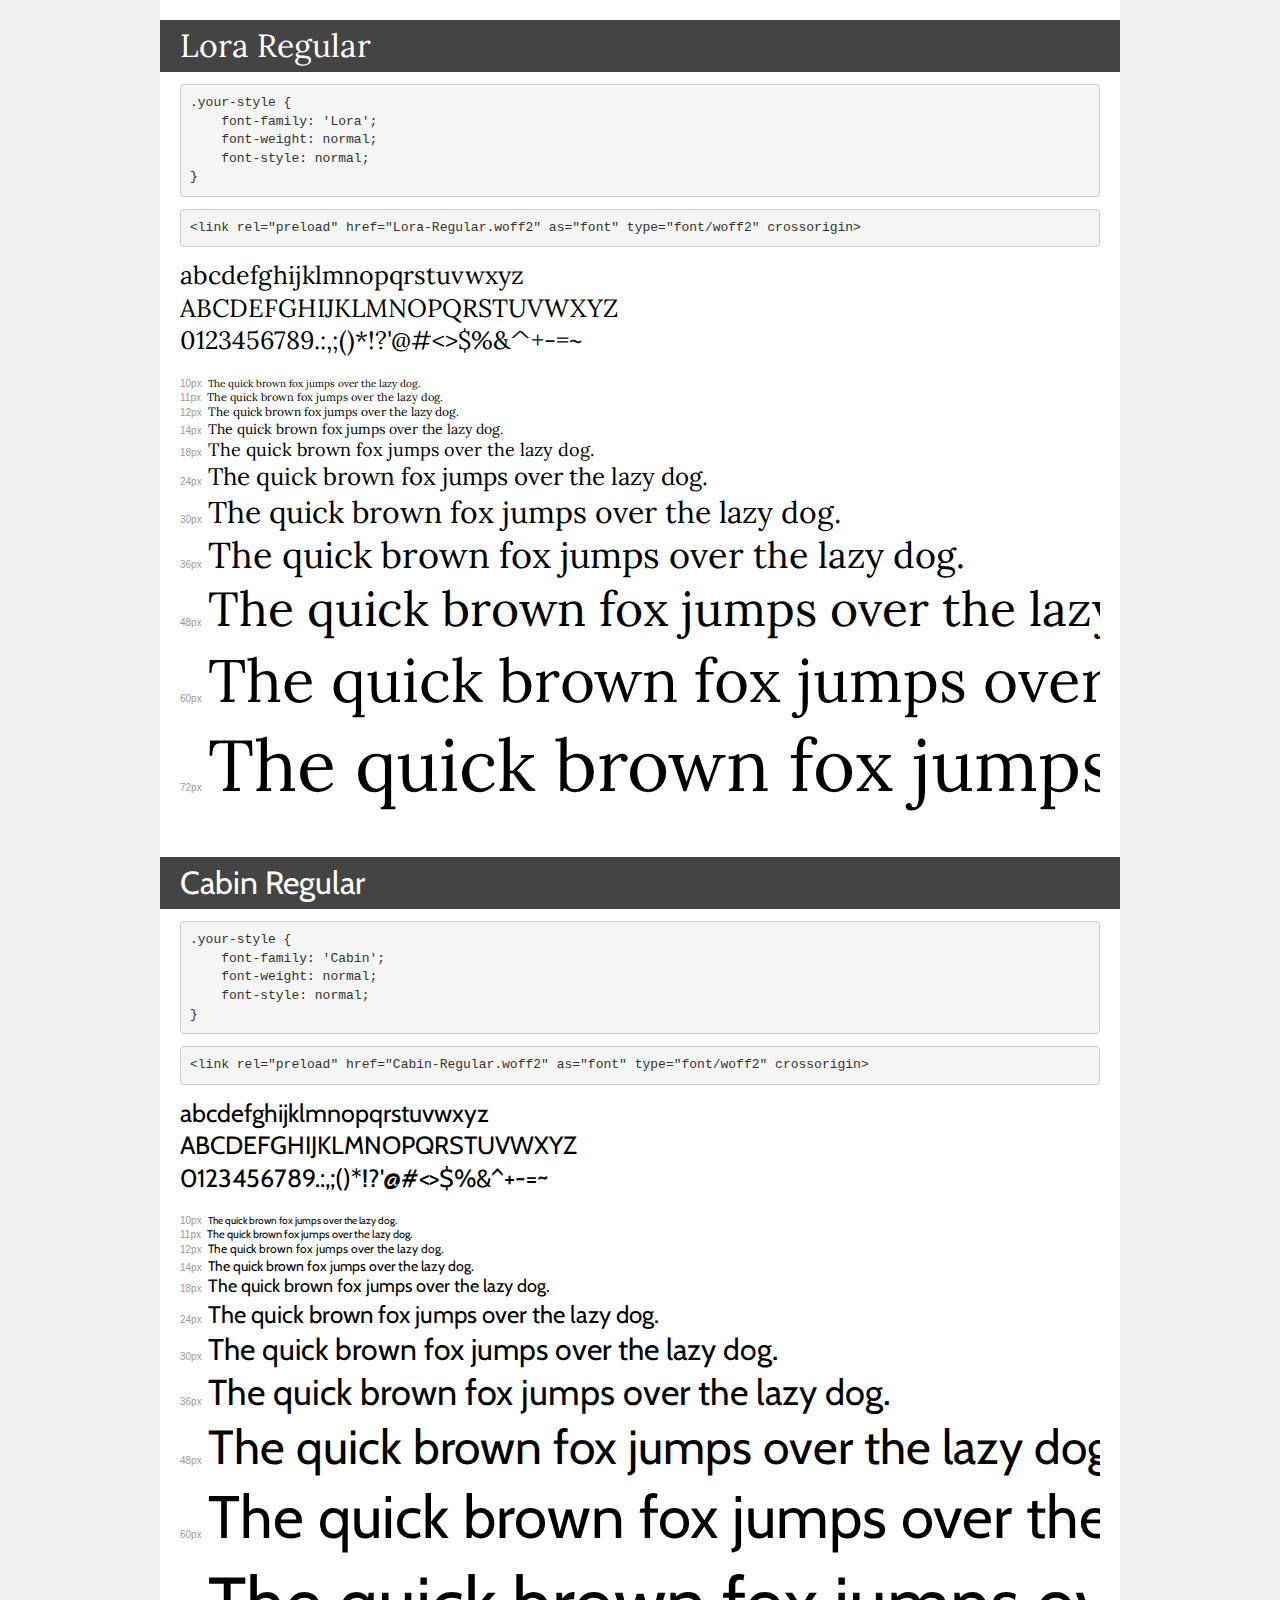
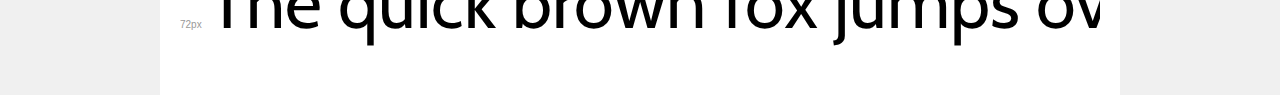
<file: Fonts/demo.html>
<!DOCTYPE html>
<html lang="en">
<head>
    <meta charset="utf-8">
    <meta http-equiv="X-UA-Compatible" content="IE=edge">
    <meta name="viewport" content="width=device-width, initial-scale=1">
    <meta name="robots" content="noindex, noarchive">
    <meta name="format-detection" content="telephone=no">
    <title>Transfonter demo</title>
    <link href="stylesheet.css" rel="stylesheet">
    <style>
        /*
        http://meyerweb.com/eric/tools/css/reset/
        v2.0 | 20110126
        License: none (public domain)
        */
        html, body, div, span, applet, object, iframe,
        h1, h2, h3, h4, h5, h6, p, blockquote, pre,
        a, abbr, acronym, address, big, cite, code,
        del, dfn, em, img, ins, kbd, q, s, samp,
        small, strike, strong, sub, sup, tt, var,
        b, u, i, center,
        dl, dt, dd, ol, ul, li,
        fieldset, form, label, legend,
        table, caption, tbody, tfoot, thead, tr, th, td,
        article, aside, canvas, details, embed,
        figure, figcaption, footer, header, hgroup,
        menu, nav, output, ruby, section, summary,
        time, mark, audio, video {
            margin: 0;
            padding: 0;
            border: 0;
            font-size: 100%;
            font: inherit;
            vertical-align: baseline;
        }
        /* HTML5 display-role reset for older browsers */
        article, aside, details, figcaption, figure,
        footer, header, hgroup, menu, nav, section {
            display: block;
        }
        body {
            line-height: 1;
        }
        ol, ul {
            list-style: none;
        }
        blockquote, q {
            quotes: none;
        }
        blockquote:before, blockquote:after,
        q:before, q:after {
            content: '';
            content: none;
        }
        table {
            border-collapse: collapse;
            border-spacing: 0;
        }
        /* demo styles */
        body {
            background: #f0f0f0;
            color: #000;
        }
        .page {
            background: #fff;
            width: 920px;
            margin: 0 auto;
            padding: 20px 20px 0 20px;
            overflow: hidden;
        }
        .font-container {
            overflow-x: auto;
            overflow-y: hidden;
            margin-bottom: 40px;
            line-height: 1.3;
            white-space: nowrap;
            padding-bottom: 5px;
        }
        h1 {
            position: relative;
            background: #444;
            font-size: 32px;
            color: #fff;
            padding: 10px 20px;
            margin: 0 -20px 12px -20px;
        }
        .letters {
            font-size: 25px;
            margin-bottom: 20px;
        }
        .s10:before {
            content: '10px';
        }
        .s11:before {
            content: '11px';
        }
        .s12:before {
            content: '12px';
        }
        .s14:before {
            content: '14px';
        }
        .s18:before {
            content: '18px';
        }
        .s24:before {
            content: '24px';
        }
        .s30:before {
            content: '30px';
        }
        .s36:before {
            content: '36px';
        }
        .s48:before {
            content: '48px';
        }
        .s60:before {
            content: '60px';
        }
        .s72:before {
            content: '72px';
        }
        .s10:before, .s11:before, .s12:before, .s14:before,
        .s18:before, .s24:before, .s30:before, .s36:before,
        .s48:before, .s60:before, .s72:before {
            font-family: Arial, sans-serif;
            font-size: 10px;
            font-weight: normal;
            font-style: normal;
            color: #999;
            padding-right: 6px;
        }
        pre {
            display: block;
            padding: 9px;
            margin: 0 0 12px;
            font-family: Monaco, Menlo, Consolas, "Courier New", monospace;
            font-size: 13px;
            line-height: 1.428571429;
            color: #333;
            font-weight: normal;
            font-style: normal;
            background-color: #f5f5f5;
            border: 1px solid #ccc;
            overflow-x: auto;
            border-radius: 4px;
        }
        /* responsive */
        @media (max-width: 959px) {
            .page {
                width: auto;
                margin: 0;
            }
        }
    </style>
</head>
<body>
<div class="page">
    <div class="demo">
        <h1 style="font-family: 'Lora'; font-weight: normal; font-style: normal;">Lora Regular</h1>
        <pre title="Usage">.your-style {
    font-family: 'Lora';
    font-weight: normal;
    font-style: normal;
}</pre>
        <pre title="Preload (optional)">
&lt;link rel=&quot;preload&quot; href=&quot;Lora-Regular.woff2&quot; as=&quot;font&quot; type=&quot;font/woff2&quot; crossorigin&gt;</pre>
        <div class="font-container" style="font-family: 'Lora'; font-weight: normal; font-style: normal;">
            <p class="letters">
                abcdefghijklmnopqrstuvwxyz<br>
ABCDEFGHIJKLMNOPQRSTUVWXYZ<br>
                0123456789.:,;()*!?'@#&lt;&gt;$%&^+-=~
            </p>
            <p class="s10" style="font-size: 10px;">The quick brown fox jumps over the lazy dog.</p>
            <p class="s11" style="font-size: 11px;">The quick brown fox jumps over the lazy dog.</p>
            <p class="s12" style="font-size: 12px;">The quick brown fox jumps over the lazy dog.</p>
            <p class="s14" style="font-size: 14px;">The quick brown fox jumps over the lazy dog.</p>
            <p class="s18" style="font-size: 18px;">The quick brown fox jumps over the lazy dog.</p>
            <p class="s24" style="font-size: 24px;">The quick brown fox jumps over the lazy dog.</p>
            <p class="s30" style="font-size: 30px;">The quick brown fox jumps over the lazy dog.</p>
            <p class="s36" style="font-size: 36px;">The quick brown fox jumps over the lazy dog.</p>
            <p class="s48" style="font-size: 48px;">The quick brown fox jumps over the lazy dog.</p>
            <p class="s60" style="font-size: 60px;">The quick brown fox jumps over the lazy dog.</p>
            <p class="s72" style="font-size: 72px;">The quick brown fox jumps over the lazy dog.</p>
        </div>
    </div>

    <div class="demo">
        <h1 style="font-family: 'Cabin'; font-weight: normal; font-style: normal;">Cabin Regular</h1>
        <pre title="Usage">.your-style {
    font-family: 'Cabin';
    font-weight: normal;
    font-style: normal;
}</pre>
        <pre title="Preload (optional)">
&lt;link rel=&quot;preload&quot; href=&quot;Cabin-Regular.woff2&quot; as=&quot;font&quot; type=&quot;font/woff2&quot; crossorigin&gt;</pre>
        <div class="font-container" style="font-family: 'Cabin'; font-weight: normal; font-style: normal;">
            <p class="letters">
                abcdefghijklmnopqrstuvwxyz<br>
ABCDEFGHIJKLMNOPQRSTUVWXYZ<br>
                0123456789.:,;()*!?'@#&lt;&gt;$%&^+-=~
            </p>
            <p class="s10" style="font-size: 10px;">The quick brown fox jumps over the lazy dog.</p>
            <p class="s11" style="font-size: 11px;">The quick brown fox jumps over the lazy dog.</p>
            <p class="s12" style="font-size: 12px;">The quick brown fox jumps over the lazy dog.</p>
            <p class="s14" style="font-size: 14px;">The quick brown fox jumps over the lazy dog.</p>
            <p class="s18" style="font-size: 18px;">The quick brown fox jumps over the lazy dog.</p>
            <p class="s24" style="font-size: 24px;">The quick brown fox jumps over the lazy dog.</p>
            <p class="s30" style="font-size: 30px;">The quick brown fox jumps over the lazy dog.</p>
            <p class="s36" style="font-size: 36px;">The quick brown fox jumps over the lazy dog.</p>
            <p class="s48" style="font-size: 48px;">The quick brown fox jumps over the lazy dog.</p>
            <p class="s60" style="font-size: 60px;">The quick brown fox jumps over the lazy dog.</p>
            <p class="s72" style="font-size: 72px;">The quick brown fox jumps over the lazy dog.</p>
        </div>
    </div>

</div>
</body>
</html>
</file>
<file: Fonts/stylesheet.css>
@font-face {
    font-family: 'Lora';
    src: url('Lora-Regular.eot');
    src: url('Lora-Regular.eot?#iefix') format('embedded-opentype'),
        url('Lora-Regular.woff2') format('woff2'),
        url('Lora-Regular.woff') format('woff'),
        url('Lora-Regular.ttf') format('truetype'),
        url('Lora-Regular.svg#Lora-Regular') format('svg');
    font-weight: normal;
    font-style: normal;
    font-display: swap;
}

@font-face {
    font-family: 'Cabin';
    src: url('Cabin-Regular.eot');
    src: url('Cabin-Regular.eot?#iefix') format('embedded-opentype'),
        url('Cabin-Regular.woff2') format('woff2'),
        url('Cabin-Regular.woff') format('woff'),
        url('Cabin-Regular.ttf') format('truetype'),
        url('Cabin-Regular.svg#Cabin-Regular') format('svg');
    font-weight: normal;
    font-style: normal;
    font-display: swap;
}
</file>
